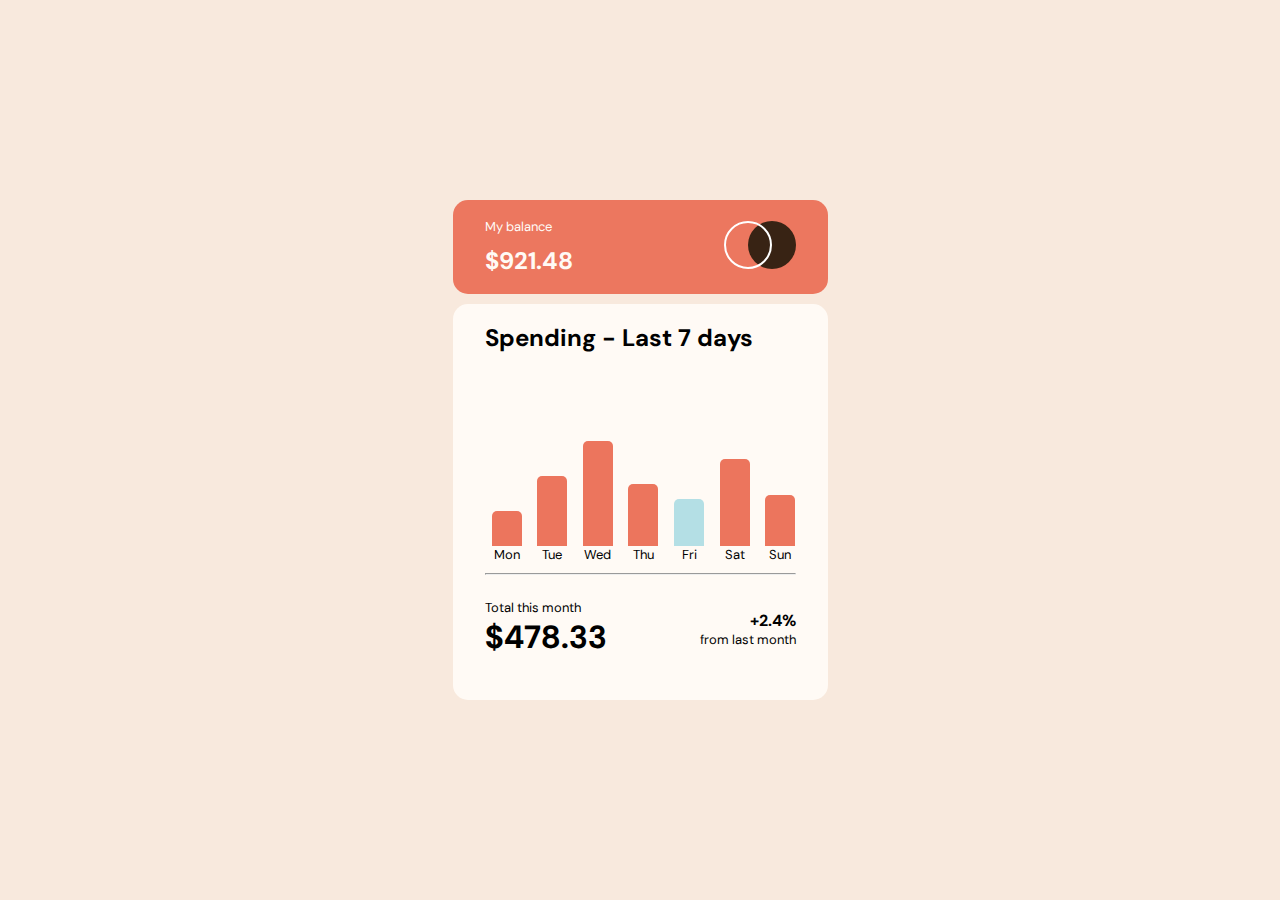
<file: expenses-chart-component-main/index.html>
<!DOCTYPE html>
<html lang="en">
<head>
  <meta charset="UTF-8">
  <meta name="viewport" content="width=device-width, initial-scale=1.0"> <!-- displays site properly based on user's device -->

  <link rel="icon" type="image/png" sizes="32x32" href="./images/favicon-32x32.png">
  
  <title>Expenses chart component</title>

  <link rel="stylesheet" href="style.css">
</head>
<body>

  <section class="container">
    <div class="upper">
      <div class="oneCol">
        <p>My balance</p>
        <h2>$921.48</h2>
      </div>
      <div class="secondCol">
        <svg width="72" height="48" viewBox="0 0 72 48" xmlns="http://www.w3.org/2000/svg">
          <g fill="none" fill-rule="evenodd">
            <circle fill="#382314" cx="48" cy="24" r="24" />
            <circle stroke="#FFF" stroke-width="2" cx="24" cy="24" r="23" />
          </g>
        </svg>
      </div>
    </div>
    <div class="lower">
      <h2>Spending - Last 7 days</h2>
      <div class="graph">
        
      </div><hr>
      <div class="total">
        <div class="oneCol">
          <p>Total this month</p>
          <h1>$478.33</h1>
        </div>
        <div class="secondCol">
          <h4>+2.4%</h4>
          <p>from last month</p>
        </div>
      </div>
    </div>
  </section>
 
  <script src="./app.js"></script>
</body>
</html>
</file>
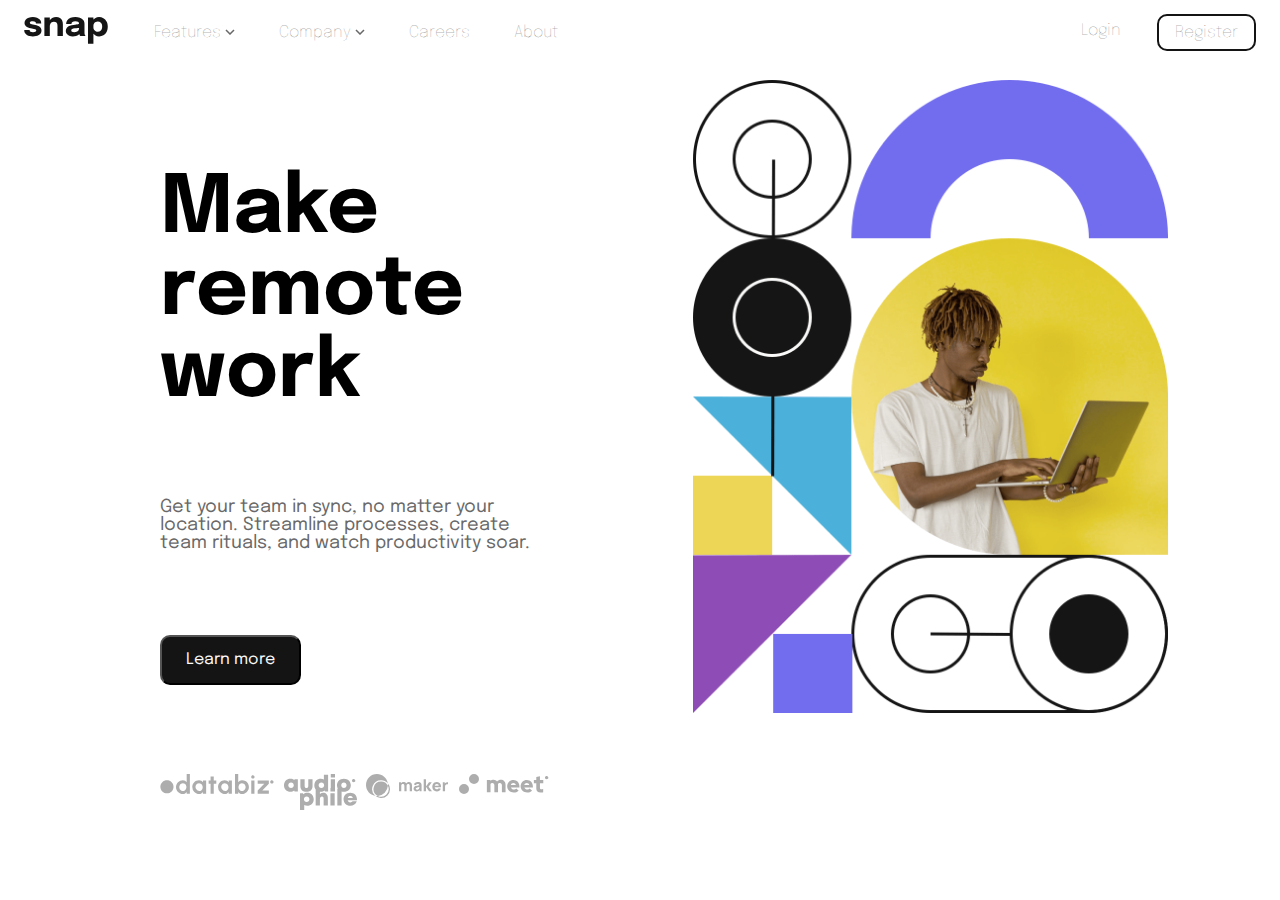
<file: intro-section-with-dropdown-navigation-main/index.html>
<!doctypehtml>
  <html lang=en>
  <meta charset=UTF-8>
  <meta content="width=device-width,initial-scale=1" name=viewport>
  <link href=./images/favicon-32x32.png rel=icon sizes=32x32 type=image/png>
  <title>Intro section with dropdown navigation</title>
  <link href=style.css rel=stylesheet>
  <header>
    <div class=logo><svg height=27 width=84 xmlns=http://www.w3.org/2000/svg>
        <path
          d="M8.852 19.42c-1.108 0-2.175-.128-3.202-.385a9.648 9.648 0 0 1-2.756-1.137c-.811-.502-1.453-1.13-1.925-1.882-.473-.752-.709-1.63-.709-2.633v-.316h5.39v.246c0 .676.3 1.172.901 1.487.601.315 1.415.472 2.441.472a7.08 7.08 0 0 0 1.55-.166c.495-.11.903-.291 1.224-.542.321-.251.482-.569.482-.954 0-.618-.342-1.056-1.024-1.313-.683-.256-1.777-.513-3.282-.77a21.716 21.716 0 0 1-2.59-.595A10.937 10.937 0 0 1 2.938 9.91 5.28 5.28 0 0 1 1.17 8.28C.727 7.622.505 6.82.505 5.875c0-1.26.382-2.322 1.146-3.185.764-.863 1.782-1.517 3.054-1.96C5.977.287 7.377.065 8.905.065c1.458 0 2.818.242 4.078.726 1.26.484 2.28 1.179 3.062 2.083.782.904 1.172 1.992 1.172 3.264v.245H11.88v-.21c0-.467-.149-.846-.446-1.138a2.804 2.804 0 0 0-1.129-.656 4.616 4.616 0 0 0-1.418-.219c-.443 0-.9.05-1.373.149-.473.099-.872.262-1.199.49-.327.227-.49.545-.49.954 0 .396.175.72.525.97.35.252.84.456 1.47.613.63.158 1.36.306 2.188.447.781.128 1.607.306 2.476.533.869.228 1.686.549 2.45.963a5.34 5.34 0 0 1 1.855 1.627c.472.671.709 1.52.709 2.546 0 1.062-.245 1.972-.735 2.73a5.607 5.607 0 0 1-1.987 1.847 10.04 10.04 0 0 1-2.782 1.05c-1.021.227-2.068.341-3.142.341ZM33.48 19V8.92c0-.77-.1-1.473-.298-2.109a2.965 2.965 0 0 0-1.067-1.531c-.513-.385-1.254-.577-2.223-.577-.84 0-1.566.192-2.178.577a3.754 3.754 0 0 0-1.41 1.61c-.326.688-.49 1.482-.49 2.38L24.31 8.185c0-1.61.35-3.022 1.05-4.235a7.627 7.627 0 0 1 2.844-2.853C29.398.41 30.726.066 32.183.066c1.53 0 2.786.306 3.772.919.986.612 1.721 1.464 2.205 2.555.484 1.09.726 2.365.726 3.824V19H33.48Zm-13.09 0V.415h5.425V19h-5.425Zm28.389.385c-1.354 0-2.558-.216-3.614-.648-1.056-.431-1.881-1.055-2.476-1.872-.595-.817-.893-1.808-.893-2.975 0-1.318.362-2.392 1.085-3.22.724-.828 1.683-1.461 2.879-1.899a15.898 15.898 0 0 1 3.894-.866c2.041-.198 3.45-.38 4.226-.542.776-.164 1.164-.45 1.164-.858V6.47c0-.688-.33-1.23-.989-1.627-.66-.397-1.578-.595-2.756-.595-1.249 0-2.202.224-2.861.673-.66.45-.99 1.135-.99 2.056H42.11c0-1.493.406-2.753 1.217-3.78.81-1.026 1.91-1.805 3.298-2.336 1.389-.53 2.958-.796 4.708-.796 1.633 0 3.144.248 4.532.744 1.389.496 2.506 1.24 3.352 2.231.845.992 1.268 2.252 1.268 3.78v8.032c0 .479.015.937.044 1.374.03.438.096.837.201 1.199.117.408.263.747.438 1.015.175.268.32.455.437.56h-5.337a3.723 3.723 0 0 1-.376-.508 3.962 3.962 0 0 1-.43-.892 7.195 7.195 0 0 1-.305-1.234 9.674 9.674 0 0 1-.097-1.461l1.12.77c-.326.77-.854 1.432-1.583 1.986-.73.554-1.593.98-2.59 1.278-.998.297-2.074.446-3.23.446Zm1.452-4.06a6.14 6.14 0 0 0 2.389-.464A4.104 4.104 0 0 0 54.43 13.4c.467-.665.7-1.534.7-2.608V8.92l1.348 1.313c-.77.28-1.66.51-2.669.69-1.01.182-2.015.324-3.019.43-1.19.116-2.08.317-2.668.603-.59.286-.884.767-.884 1.444 0 .642.25 1.123.752 1.444.502.32 1.249.481 2.24.481Zm13.742 11.323V.415h5.442v26.233h-5.442Zm11.182-7.228a7.325 7.325 0 0 1-4.042-1.181c-1.225-.788-2.205-1.85-2.94-3.185-.735-1.336-1.103-2.838-1.103-4.507v-.28l2.345-.052v.21c0 .863.21 1.619.63 2.266.42.648.963 1.146 1.628 1.496.665.35 1.359.526 2.082.526 1.19 0 2.226-.412 3.106-1.234.881-.823 1.322-2.109 1.322-3.859s-.438-3.025-1.313-3.824c-.875-.799-1.913-1.199-3.115-1.199-.723 0-1.417.173-2.082.517a4.308 4.308 0 0 0-1.628 1.461c-.42.63-.63 1.383-.63 2.257l-2.345-.14c0-1.68.368-3.164 1.103-4.453.735-1.29 1.715-2.307 2.94-3.054a7.619 7.619 0 0 1 4.042-1.12c1.505 0 2.911.37 4.218 1.111 1.306.741 2.365 1.823 3.176 3.247.81 1.423 1.216 3.155 1.216 5.197 0 2.135-.396 3.932-1.19 5.39-.793 1.458-1.843 2.558-3.15 3.299a8.51 8.51 0 0 1-4.27 1.111Z"
          fill=#151515 />
      </svg></div>
    <nav>
      <ul class=navkeys>
        <li class=feature>Features<svg height=6 width=10 xmlns=http://www.w3.org/2000/svg class=upArrow>
            <path d="m1 1 4 4 4-4" fill=none stroke=#686868 stroke-width=1.5 />
          </svg>
          <ul class=drop-content>
            <li><svg height=16 width=14 xmlns=http://www.w3.org/2000/svg>
                <path
                  d="M14 3v12a1 1 0 0 1-1 1H1a1 1 0 0 1-1-1V3a1 1 0 0 1 1-1h1V1a1 1 0 1 1 2 0v1h2V1a1 1 0 1 1 2 0v1h2V1a1 1 0 0 1 2 0v1h1a1 1 0 0 1 1 1Zm-2 3H2v1h10V6Zm0 3H2v1h10V9Zm0 3H2v1h10v-1Z"
                  fill=#726CEE />
              </svg>To Do List
            <li><svg height=16 width=16 xmlns=http://www.w3.org/2000/svg>
                <path
                  d="M12.667 8.667h-4v4h4v-4ZM11.334 0v1.333H4.667V0h-2v1.333h-1C.75 1.333 0 2.083 0 3v11.333C0 15.25.75 16 1.667 16h12.667C15.25 16 16 15.25 16 14.333V3c0-.917-.75-1.667-1.666-1.667h-1V0h-2Zm3 14.333H1.667V5.5h12.667v8.833Z"
                  fill=#4BB1DA />
              </svg>Calender
            <li><svg height=17 width=13 xmlns=http://www.w3.org/2000/svg>
                <path
                  d="M6.408 13.916c-3.313 0-6-1.343-6-3 0-.612.371-1.18 1-1.654V7.916a5 5 0 0 1 3.041-4.6 2 2 0 0 1 3.507-1.664 2 2 0 0 1 .411 1.664 5.002 5.002 0 0 1 3.041 4.6v1.346c.629.474 1 1.042 1 1.654 0 1.657-2.687 3-6 3Zm0 1c.694 0 1.352-.066 1.984-.16.004.054.016.105.016.16a2 2 0 0 1-4 0c0-.055.012-.106.016-.16.633.094 1.29.16 1.984.16Z"
                  fill=#EDD556 />
              </svg>Reminder
            <li><svg height=16 width=16 xmlns=http://www.w3.org/2000/svg>
                <path
                  d="M8 0a8 8 0 1 1 0 16A8 8 0 0 1 8 0Zm0 2.133a5.867 5.867 0 1 0 0 11.734A5.867 5.867 0 0 0 8 2.133ZM8 3.2a4.8 4.8 0 1 1 0 9.6 4.8 4.8 0 0 1 0-9.6Zm-.533 2.667a.533.533 0 0 0-.534.533v2.133c0 .295.24.534.534.534h3.2a.533.533 0 0 0 0-1.067H8V6.4a.533.533 0 0 0-.533-.533Z"
                  fill=#8E4CB6 />
              </svg>Planning
          </ul>
        <li class=feature>Company<svg height=6 width=10 xmlns=http://www.w3.org/2000/svg class=upArrow>
            <path d="m1 1 4 4 4-4" fill=none stroke=#686868 stroke-width=1.5 />
          </svg>
          <ul class=drop-content>
            <li>History
            <li>Our Team
            <li>Blog
          </ul>
        <li>Careers
        <li>About
      </ul>
      <div class=btn><span class=login-btn>Login</span> <span class=register-btn>Register</span></div>
    </nav>
    <div class=menu><svg height=18 width=32 xmlns=http://www.w3.org/2000/svg>
        <g fill=#151515 fill-rule=evenodd>
          <path d="M0 0h32v2H0zM0 8h32v2H0zM0 16h32v2H0z" />
        </g>
      </svg></div>
  </header>
  <main>
    <div class=container>
      <div class=content>
        <h1>Make remote work</h1>
        <p>Get your team in sync, no matter your location. Streamline processes, create team rituals, and watch
          productivity soar.</p><button class=more>Learn more</button>
      </div>
      <div class=brands><svg height=20 width=114 xmlns=http://www.w3.org/2000/svg>
          <path
            d="M22.887 20c.838 0 1.576-.183 2.213-.55a4.977 4.977 0 0 0 1.584-1.429v1.638h3.195V0h-3.195v8.191A4.848 4.848 0 0 0 25.1 6.756c-.637-.362-1.375-.544-2.213-.544-.951 0-1.842.18-2.67.538-.83.358-1.561.854-2.194 1.487a6.996 6.996 0 0 0-1.486 2.196A6.68 6.68 0 0 0 16 13.106c0 .953.179 1.844.537 2.674.358.83.853 1.562 1.486 2.195a6.989 6.989 0 0 0 2.193 1.488c.83.358 1.72.537 2.671.537Zm.04-3.08a3.42 3.42 0 0 1-1.827-.511 3.826 3.826 0 0 1-1.827-3.303c0-.708.166-1.35.498-1.926a3.9 3.9 0 0 1 1.322-1.383 3.379 3.379 0 0 1 1.834-.518c.672 0 1.272.17 1.8.511.528.341.94.802 1.237 1.383.297.581.445 1.225.445 1.933 0 .7-.148 1.34-.445 1.92a3.53 3.53 0 0 1-1.23 1.383c-.524.34-1.127.511-1.807.511ZM39.294 20c.794 0 1.486-.181 2.075-.544a4.375 4.375 0 0 0 1.434-1.422l.13 1.625h3.209V6.553h-3.195l.144 1.678a5.992 5.992 0 0 0-1.748-1.468c-.685-.385-1.464-.577-2.337-.577-.934 0-1.807.175-2.619.524a6.818 6.818 0 0 0-2.147 1.455c-.62.62-1.1 1.341-1.44 2.163a6.81 6.81 0 0 0-.511 2.634 6.935 6.935 0 0 0 2.042 4.967 7.16 7.16 0 0 0 2.24 1.52c.846.368 1.754.551 2.723.551Zm.091-3.08a3.51 3.51 0 0 1-1.813-.498 4.227 4.227 0 0 1-1.395-1.33 4.049 4.049 0 0 1-.654-1.842c-.061-.734.057-1.4.353-1.998a3.592 3.592 0 0 1 1.264-1.435 3.3 3.3 0 0 1 1.853-.538 3.32 3.32 0 0 1 1.794.498c.532.332.968.776 1.309 1.33.34.555.541 1.173.602 1.855.053.725-.054 1.387-.32 1.986a3.384 3.384 0 0 1-1.172 1.435c-.516.358-1.122.537-1.82.537Zm14.378 2.74V9.75h2.54V6.553h-2.54V2.438h-3.195v4.115H48.63v3.198h1.938v9.908h3.195Zm11.273.34c.795 0 1.486-.181 2.076-.544a4.375 4.375 0 0 0 1.433-1.422l.131 1.625h3.208V6.553H68.69l.145 1.678a5.992 5.992 0 0 0-1.749-1.468c-.685-.385-1.464-.577-2.337-.577-.934 0-1.807.175-2.619.524a6.818 6.818 0 0 0-2.147 1.455c-.62.62-1.1 1.341-1.44 2.163a6.81 6.81 0 0 0-.51 2.634 6.935 6.935 0 0 0 2.042 4.967 7.16 7.16 0 0 0 2.239 1.52c.847.368 1.754.551 2.723.551Zm.092-3.08a3.51 3.51 0 0 1-1.814-.498 4.227 4.227 0 0 1-1.394-1.33 4.049 4.049 0 0 1-.655-1.842c-.06-.734.057-1.4.354-1.998a3.592 3.592 0 0 1 1.263-1.435 3.3 3.3 0 0 1 1.853-.538 3.32 3.32 0 0 1 1.794.498c.532.332.969.776 1.31 1.33.34.555.54 1.173.602 1.855.052.725-.055 1.387-.321 1.986a3.384 3.384 0 0 1-1.172 1.435c-.515.358-1.122.537-1.82.537ZM81.993 20c.96 0 1.857-.18 2.69-.537a6.968 6.968 0 0 0 3.687-3.696 6.774 6.774 0 0 0 .536-2.687c0-1.267-.31-2.423-.93-3.467a7.027 7.027 0 0 0-2.5-2.496c-1.048-.62-2.209-.93-3.483-.93-.82 0-1.547.185-2.18.556a5.15 5.15 0 0 0-1.591 1.448V0h-3.195v19.66h3.195v-1.665a5.15 5.15 0 0 0 1.59 1.448c.634.371 1.36.557 2.18.557Zm-.04-3.093c-.663 0-1.256-.17-1.78-.511a3.53 3.53 0 0 1-1.231-1.383 4.187 4.187 0 0 1-.445-1.933c0-.69.148-1.326.445-1.907a3.58 3.58 0 0 1 1.23-1.39 3.164 3.164 0 0 1 1.782-.517c.672 0 1.287.17 1.846.511.558.341 1.004.802 1.335 1.383.332.58.498 1.221.498 1.92 0 .708-.166 1.35-.498 1.927a3.88 3.88 0 0 1-1.329 1.382 3.435 3.435 0 0 1-1.852.518ZM92.874 4.6c.463 0 .854-.155 1.173-.465.318-.31.478-.701.478-1.173 0-.463-.16-.852-.478-1.166a1.604 1.604 0 0 0-1.172-.472c-.463 0-.856.157-1.179.472a1.563 1.563 0 0 0-.484 1.166c0 .472.161.863.484 1.173.323.31.716.465 1.179.465Zm19 5c.463 0 .854-.155 1.173-.465.318-.31.478-.701.478-1.173 0-.463-.16-.852-.478-1.166a1.604 1.604 0 0 0-1.172-.472c-.463 0-.856.157-1.179.472a1.563 1.563 0 0 0-.484 1.166c0 .472.161.863.484 1.173.323.31.716.465 1.179.465ZM6.979 19.324c1.835 0 3.385-.616 4.65-1.846 1.264-1.23 1.896-2.782 1.896-4.654 0-1.838-.632-3.38-1.897-4.628-1.264-1.248-2.814-1.872-4.65-1.872-1.835 0-3.393.624-4.675 1.872C1.021 9.444.38 10.986.38 12.824c0 1.872.64 3.423 1.922 4.654 1.282 1.23 2.84 1.846 4.676 1.846Zm87.48.335V6.553h-3.195V19.66h3.195Zm14.399 0v-3.198h-6.573l6.573-6.71V6.553H97.675v3.198h6.586l-6.586 6.71v3.198h11.182Z"
            fill=#ADADAD />
        </svg> <svg height=36 width=73 xmlns=http://www.w3.org/2000/svg>
          <path
            d="M6.476 17.85c1.434 0 2.715-.47 3.726-1.287l.364.87h3.289V5.126h-3.17l-.436.952C9.23 5.238 7.93 4.754 6.476 4.754 2.699 4.754 0 7.467 0 11.28c0 3.825 2.7 6.571 6.476 6.571Zm.568-3.754c-1.593 0-2.764-1.2-2.764-2.807 0-1.598 1.161-2.797 2.764-2.797 1.594 0 2.765 1.2 2.765 2.797 0 1.607-1.171 2.807-2.765 2.807Zm15.422 3.754c3.648 0 6.078-2.243 6.078-5.687V5.138H24.29v6.84c0 1.286-.687 2.064-1.824 2.064-1.136 0-1.837-.765-1.837-2.064v-6.84h-4.254v7.025c0 3.444 2.443 5.687 6.091 5.687Zm14.361.013c1.439 0 2.72-.488 3.725-1.33l.401.914h3.148V.694h-4.205v4.895a5.78 5.78 0 0 0-3.069-.854c-3.79 0-6.489 2.732-6.489 6.557 0 3.826 2.7 6.571 6.49 6.571Zm.57-3.754c-1.594 0-2.765-1.21-2.765-2.816 0-1.608 1.17-2.817 2.764-2.817 1.594 0 2.765 1.21 2.765 2.817 0 1.607-1.171 2.816-2.765 2.816ZM50.99 3.598V0H46.8v3.598h4.19Zm.032 13.848V5.138H46.77v12.308h4.254Zm8.88.404c4.014 0 6.925-2.755 6.925-6.558 0-3.815-2.911-6.557-6.924-6.557-4.027 0-6.925 2.742-6.925 6.557 0 3.803 2.898 6.558 6.925 6.558Zm9.76-9.573c.463 0 .853-.156 1.172-.466.318-.31.478-.7.478-1.173 0-.463-.16-.852-.478-1.166A1.604 1.604 0 0 0 69.663 5c-.463 0-.856.157-1.179.472A1.563 1.563 0 0 0 68 6.638c0 .472.161.863.484 1.173.323.31.716.466 1.179.466Zm-9.76 5.765c-1.55 0-2.663-1.122-2.663-2.75 0-1.627 1.113-2.748 2.664-2.748 1.55 0 2.663 1.131 2.663 2.749 0 1.627-1.112 2.749-2.663 2.749Zm-39.676 21.86v-4.846a5.789 5.789 0 0 0 3.01.817c3.777 0 6.476-2.735 6.476-6.57 0-3.835-2.7-6.558-6.475-6.558-1.468 0-2.775.506-3.79 1.381l-.533-.977h-2.893v16.753h4.205Zm2.442-7.783c-1.594 0-2.765-1.2-2.765-2.816 0-1.617 1.171-2.817 2.765-2.817 1.593 0 2.764 1.2 2.764 2.817 0 1.617-1.18 2.816-2.764 2.816Zm13.25 3.338v-6.573c0-1.58.802-2.49 2.09-2.49 1.11 0 1.61.724 1.61 2.144v6.919h4.253v-7.412c0-3.19-1.822-5.26-4.657-5.26a5.28 5.28 0 0 0-3.297 1.174v-5.255h-4.253v16.753h4.253Zm14.718-13.849V14.01h-4.189v3.598h4.189Zm.033 13.849V19.148h-4.254v12.309h4.254Zm6.929 0V14.704h-4.254v16.753H57.6Zm8.664.404c3.099 0 5.597-1.755 6.466-4.564h-4.233c-.409.72-1.24 1.154-2.233 1.154-1.343 0-2.243-.73-2.52-2.142h9.17c.055-.38.087-.752.087-1.122 0-3.611-2.756-6.442-6.737-6.442-3.876 0-6.708 2.775-6.708 6.548 0 3.76 2.855 6.568 6.708 6.568Zm2.547-7.9h-4.993c.344-1.222 1.206-1.894 2.446-1.894 1.284 0 2.173.664 2.547 1.894Z"
            fill=#ADADAD />
        </svg> <svg height=24 width=83 xmlns=http://www.w3.org/2000/svg>
          <path
            d="M35.276 17.143V11.76c0-.51.141-.925.424-1.246.282-.321.656-.482 1.123-.482.488 0 .87.164 1.148.49.277.326.415.783.415 1.37v5.25h2.238V11.76c0-.34.065-.64.194-.9.129-.261.308-.464.539-.61.23-.145.502-.218.814-.218.489 0 .871.164 1.148.49.277.326.416.783.416 1.37v5.25h2.238V11.3c0-.971-.26-1.757-.778-2.358-.518-.6-1.285-.9-2.3-.9-.592 0-1.131.13-1.616.39-.486.26-.873.624-1.16 1.09l.062-.096-.037-.07a2.632 2.632 0 0 0-.687-.768l-.145-.103c-.447-.296-1.02-.444-1.716-.444-.609 0-1.159.134-1.65.403-.327.18-.61.401-.848.666l-.102.12v-.975h-1.975v8.887h2.255Zm15.305.247c.768 0 1.403-.133 1.905-.4.39-.206.76-.514 1.109-.921l.014-.018v1.092h1.958v-5.431c0-.406-.016-.773-.049-1.103a2.653 2.653 0 0 0-.313-.987 2.61 2.61 0 0 0-1.382-1.25c-.609-.242-1.306-.363-2.09-.363-1.07 0-1.915.23-2.534.691a3.434 3.434 0 0 0-1.268 1.794l2.025.642c.142-.406.392-.688.748-.848.357-.159.7-.238 1.029-.238.592 0 1.015.123 1.267.37.177.173.292.414.345.724l.015.116-.357.053-.366.055-.353.052c-.576.085-1.091.174-1.547.267-.455.094-.847.2-1.176.321-.478.176-.858.394-1.14.654-.283.261-.487.561-.613.901a3.22 3.22 0 0 0-.19 1.128c0 .493.114.945.342 1.353.228.409.562.735 1.004.98.442.244.98.366 1.617.366Zm.477-1.761c-.258 0-.48-.039-.666-.115a.953.953 0 0 1-.432-.334.89.89 0 0 1-.153-.522c0-.148.032-.283.095-.403.063-.121.162-.232.296-.334.135-.101.312-.196.531-.284.192-.07.414-.137.667-.197.252-.06.584-.128.995-.202.257-.046.564-.1.92-.16l.03-.004v.007a15.73 15.73 0 0 1-.014.333l-.01.186c-.02.321-.086.603-.202.844-.06.126-.174.282-.341.469a2.32 2.32 0 0 1-.675.498c-.282.145-.63.218-1.04.218Zm8.92 1.514v-4.279l3.077 4.279h2.913l-3.423-4.444 3.21-4.443H62.99l-3.012 4.279V5.294h-2.271l-.017 11.849h2.288Zm14.968-3.818c.093-1.075-.017-2.01-.33-2.806-.312-.796-.795-1.413-1.448-1.852-.652-.438-1.445-.658-2.378-.658-.877 0-1.654.199-2.328.597a4.192 4.192 0 0 0-1.589 1.674c-.384.719-.576 1.564-.576 2.535 0 .888.197 1.677.589 2.365a4.244 4.244 0 0 0 1.63 1.621c.693.393 1.495.589 2.406.589.856 0 1.644-.225 2.366-.675a3.937 3.937 0 0 0 1.584-1.893l-2.239-.641c-.164.362-.403.639-.715.83-.313.193-.689.289-1.128.289-.696 0-1.224-.227-1.584-.68-.248-.313-.411-.716-.488-1.21l-.012-.085h6.24Zm-2.265-1.662h-3.915l.016-.076c.077-.323.191-.6.345-.83l.08-.11c.359-.464.92-.696 1.682-.696.653 0 1.123.199 1.411.597.177.244.3.585.368 1.022l.013.093Zm6.37 5.48V12.6c0-.34.047-.646.14-.918a2.02 2.02 0 0 1 .412-.707c.181-.2.403-.361.667-.482.263-.126.558-.201.884-.226.327-.025.613.001.86.078v-2.09a4.173 4.173 0 0 0-.806-.02c-.27.019-.53.065-.782.14a2.869 2.869 0 0 0-.7.308c-.28.164-.515.373-.707.625a3.2 3.2 0 0 0-.212.316l-.035.063V8.256h-1.975v8.887h2.255ZM10.972 0c5.466 0 9.999 3.997 10.834 9.228A8.914 8.914 0 0 1 9.228 21.805C3.998 20.97 0 16.438 0 10.971 0 4.912 4.912 0 10.97 0Zm4.099 6.171a8.914 8.914 0 0 0-5.842 15.634 11.095 11.095 0 0 0 2.639.102 7.543 7.543 0 0 1 3.226-14.364 7.55 7.55 0 0 1 6.813 4.322 10.972 10.972 0 0 1-10.04 10.042 7.543 7.543 0 0 0 10.04-10.042 11.052 11.052 0 0 0-.1-2.637 8.892 8.892 0 0 0-6.736-3.057Z"
            fill=#ADADAD />
        </svg> <svg height=20 width=90 xmlns=http://www.w3.org/2000/svg>
          <path
            d="M5 10a5 5 0 1 1 0 10 5 5 0 0 1 0-10ZM15 0a5 5 0 1 1 0 10 5 5 0 0 1 0-10Zm16.515 18.34V9.964c.226-.293.5-.513.824-.66.324-.146.689-.22 1.095-.22.587 0 1.058.205 1.412.614.353.408.53.945.53 1.608v7.034h3.658v-7.543a7.069 7.069 0 0 0-.045-.787c.241-.293.527-.52.858-.683.331-.162.7-.242 1.107-.242.587 0 1.057.204 1.411.613.354.408.53.945.53 1.608v7.034h3.659v-7.543c0-1.435-.433-2.615-1.299-3.54-.865-.926-1.976-1.389-3.33-1.389-.783 0-1.506.147-2.168.44a4.968 4.968 0 0 0-1.716 1.25 4.316 4.316 0 0 0-1.524-1.239 4.504 4.504 0 0 0-2.021-.45c-.557 0-1.088.084-1.592.254-.505.17-.967.424-1.389.763V6.1h-3.658v12.24h3.658Zm23.168.231c.993 0 1.885-.146 2.675-.44.79-.292 1.562-.763 2.315-1.41l-2.416-2.199c-.286.293-.632.52-1.039.683a3.63 3.63 0 0 1-1.355.243c-.692 0-1.294-.182-1.806-.544a3.22 3.22 0 0 1-1.13-1.4h8.514v-.926a7.74 7.74 0 0 0-.452-2.672c-.301-.825-.719-1.531-1.253-2.117A5.875 5.875 0 0 0 56.828 6.4a5.71 5.71 0 0 0-2.416-.509c-.873 0-1.69.162-2.45.486a6.032 6.032 0 0 0-1.976 1.342 6.357 6.357 0 0 0-1.321 2.025 6.418 6.418 0 0 0-.486 2.487c0 .88.17 1.709.508 2.488a6.378 6.378 0 0 0 1.378 2.024 6.268 6.268 0 0 0 2.066 1.343 6.717 6.717 0 0 0 2.552.485Zm2.167-7.682h-4.99c.18-.617.49-1.095.926-1.434.436-.34.956-.51 1.558-.51.587 0 1.103.178 1.547.533.444.355.764.825.96 1.411Zm11.268 7.682c.994 0 1.885-.146 2.676-.44.79-.292 1.562-.763 2.314-1.41l-2.416-2.199c-.286.293-.632.52-1.039.683a3.63 3.63 0 0 1-1.354.243c-.693 0-1.295-.182-1.807-.544a3.22 3.22 0 0 1-1.129-1.4h8.513v-.926a7.74 7.74 0 0 0-.452-2.672c-.3-.825-.718-1.531-1.253-2.117A5.875 5.875 0 0 0 70.263 6.4a5.71 5.71 0 0 0-2.416-.509c-.873 0-1.69.162-2.45.486a6.032 6.032 0 0 0-1.976 1.342 6.357 6.357 0 0 0-1.32 2.025 6.418 6.418 0 0 0-.486 2.487c0 .88.17 1.709.508 2.488a6.378 6.378 0 0 0 1.377 2.024 6.268 6.268 0 0 0 2.066 1.343 6.717 6.717 0 0 0 2.552.485Zm2.168-7.682h-4.99c.18-.617.489-1.095.925-1.434.437-.34.956-.51 1.558-.51.587 0 1.103.178 1.547.533.444.355.764.825.96 1.411Zm11.335 7.613c.346 0 .775-.035 1.287-.104a7.37 7.37 0 0 0 1.265-.266V15.1c-.301.092-.58.158-.836.196a5.456 5.456 0 0 1-.813.058c-.587 0-.997-.112-1.23-.335-.234-.224-.35-.606-.35-1.146v-4.65h3.342V6.1h-3.342V2.143l-3.658.81V6.1H74.87v3.123h2.416v5.392c0 1.28.365 2.248 1.095 2.904.73.655 1.81.983 3.24.983Zm6.042-13.225c.462 0 .853-.156 1.172-.466.318-.31.478-.7.478-1.173 0-.463-.16-.852-.478-1.166A1.604 1.604 0 0 0 87.663 2c-.463 0-.856.157-1.179.472A1.563 1.563 0 0 0 86 3.638c0 .472.161.863.484 1.173.323.31.716.466 1.179.466Z"
            fill=#ADADAD fill-rule=evenodd />
        </svg></div>
    </div>
    <div class=picture></div>
  </main>
  <script src=./script.js></script>
</file>
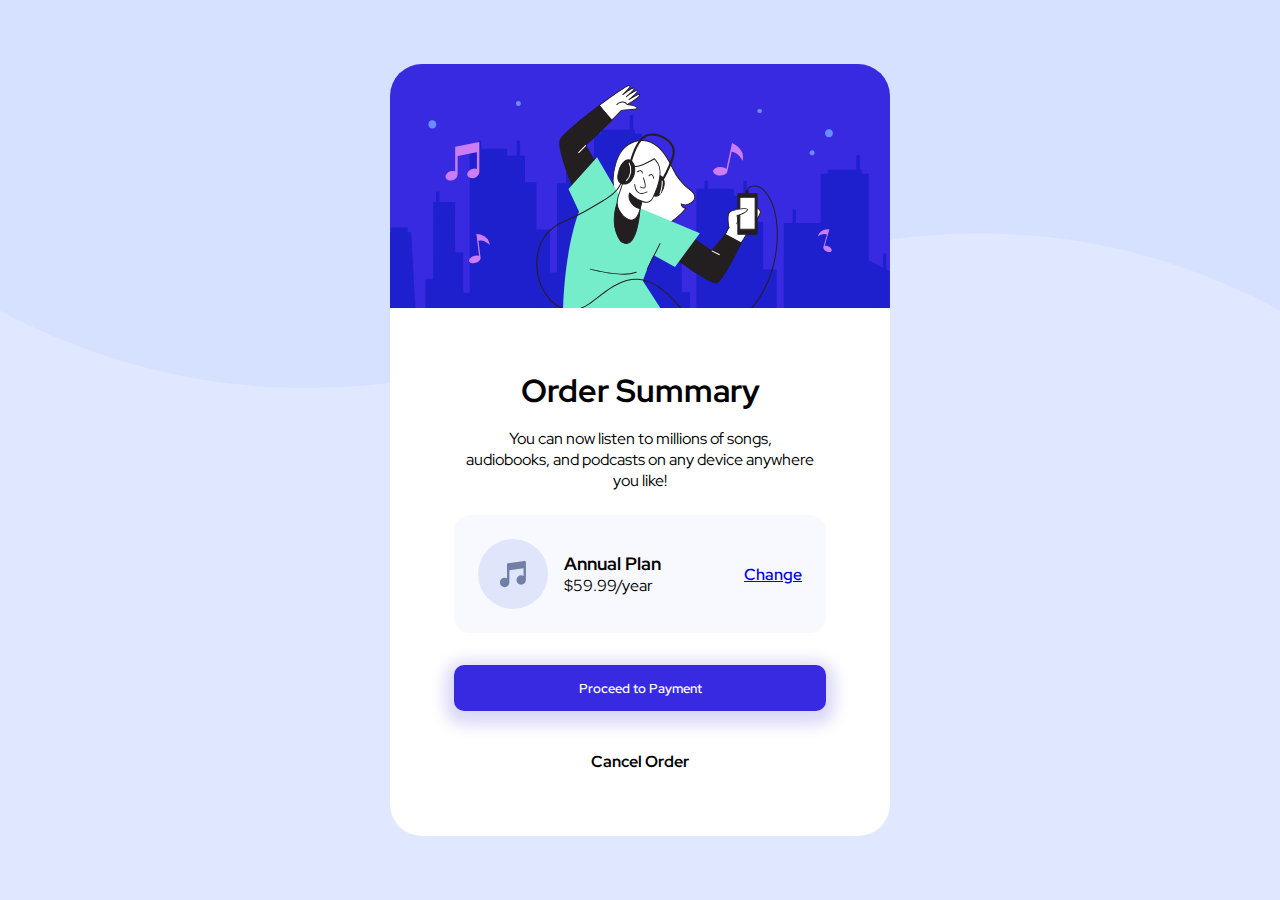
<file: order-summary-component-main/index.html>
<!DOCTYPE html>
<html lang="en">
<head>
  <meta charset="UTF-8">
  <meta name="viewport" content="width=device-width, initial-scale=1.0"> <!-- displays site properly based on user's device -->

  <link rel="icon" type="image/png" sizes="32x32" href="./images/favicon-32x32.png">
  
  <title>Order summary card</title>
  <link rel="stylesheet" href="style.css">
  
</head>
<body>

  <section>
    <img src="./images/illustration-hero.svg" alt="">
    <div class="container">
      <div class="order">
        <h1>Order Summary</h1>
        <p>You can now listen to millions of songs, audiobooks, and podcasts on any
          device anywhere you like!
        </p>
      </div>
      <div class="plan">
        <div class="icon">
          <img src="./images/icon-music.svg" alt="">
          <div>
            <h2>Annual Plan</h2>
            <span>$59.99/year</span>
          </div>
        </div>
        <a href="*">Change</a>
      </div>
      <div class="btns">
        <button>Proceed to Payment</button>
        <span>Cancel Order</span>
      </div>
    </div>
  </section>
  
  
</body>
</html>
</file>
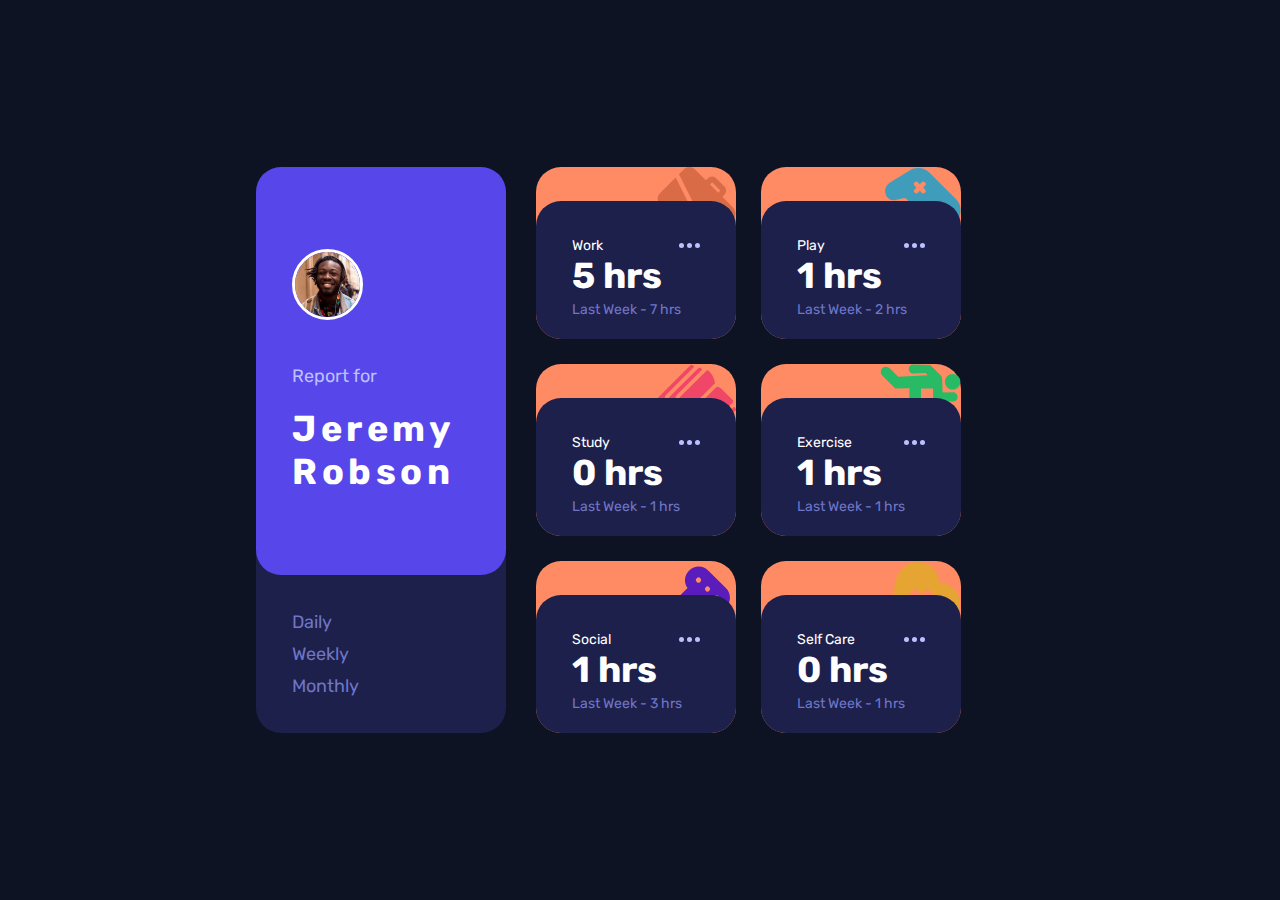
<file: time-tracking-dashboard-main/index.html>
<!DOCTYPE html>
<html lang="en">
<head>
  <meta charset="UTF-8">
  <meta name="viewport" content="width=device-width, initial-scale=1.0"> <!-- displays site properly based on user's device -->

  <link rel="icon" type="image/png" sizes="32x32" href="./images/favicon-32x32.png">
  
  <title>Time tracking dashboard</title>

  <!-- Feel free to remove these styles or customise in your own stylesheet 👍 -->
  <link rel="stylesheet" href="style.css">
</head>
<body>

    <section class="track">
      <div class="user">
        <div class="person">
          <img src="./images/image-jeremy.png" alt="">
          <div class="details">
            <p>Report for</p>
            <h1>Jeremy Robson</h1>
          </div>
        </div>
        <ul class="day">
          <li id="daily">Daily</li>
          <li id="weekly">Weekly</li>
          <li id="monthly">Monthly</li>
        </ul>
      </div>
      <div class="tracking">

      </div>
    </section>

  
  <script src="./app.js"></script>
</body>
</html>
</file>
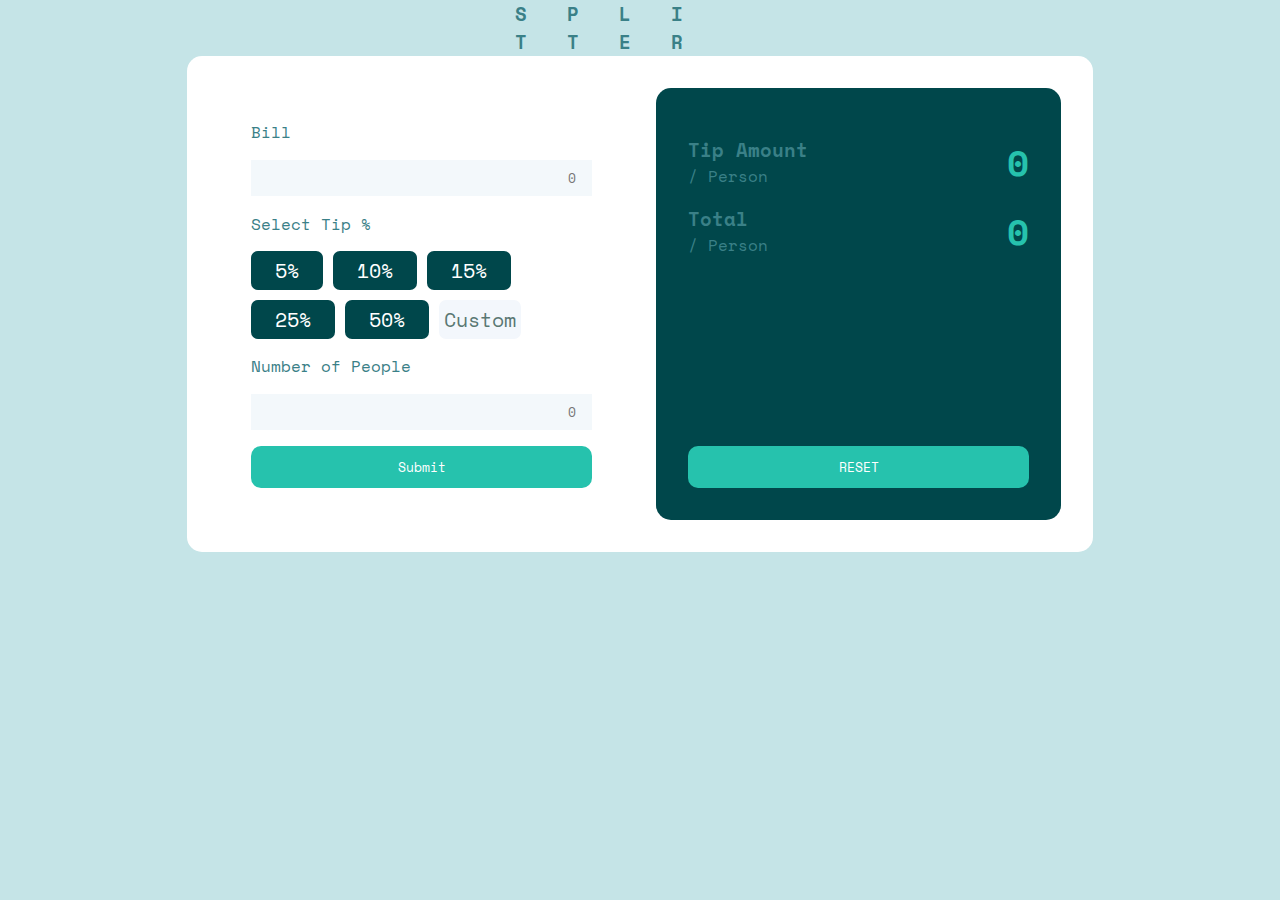
<file: tip-calculator-app-main/index.html>
<!DOCTYPE html>
<html lang="en">
<head>
  <meta charset="UTF-8">
  <meta name="viewport" content="width=device-width, initial-scale=1.0"> <!-- displays site properly based on user's device -->
  
  <title>Tip calculator app</title>
  <link rel="stylesheet" href="style.css">  
</head>
<body>


  <main>
    <h3 class="title">splitter</h3>
    <section>
        <article>
           <div class="inp">
            <label for="bill">Bill</label><br>
            <input type="text" name="bill" id="bill" placeholder="0">
           </div>
           <div class="select_tip">
            <p>Select Tip %</p>
            <div class="btns">
              <button value=5>5%</button>
              <button value=10>10%</button>
              <button value=15>15%</button>
              <button value=25>25%</button>
              <button value=50>50%</button>
              <button value=''>Custom</button>
            </div>
           </div>
           <div class="inp">
            <label for="num">Number of People</label><br>
            <input type="text" name="num" id="num" placeholder="0">
           </div>
           <button type="submit" class="submit">Submit</button>
        </article>
        <article>
          <div class="calculation">
            <div class="tip">
              <div><h3>Tip Amount</h3><span>
                <p>/ Person</p>
              </span></div>
              <h1 class="amount ">
                0
              </h1>
            </div>
            <div class="tip">
              <div>
                <h3>Total</h3><span>
                  <p>/ Person</p>
                </span>
              </div>
              <h1 class="amount ">
                0
              </h1>
            </div>
          </div>
          <button type="reset" id="reset">RESET</button>
        </article>
    </section>
  </main>

  <script src="./script.js"></script>  
</body>
</html>
</file>
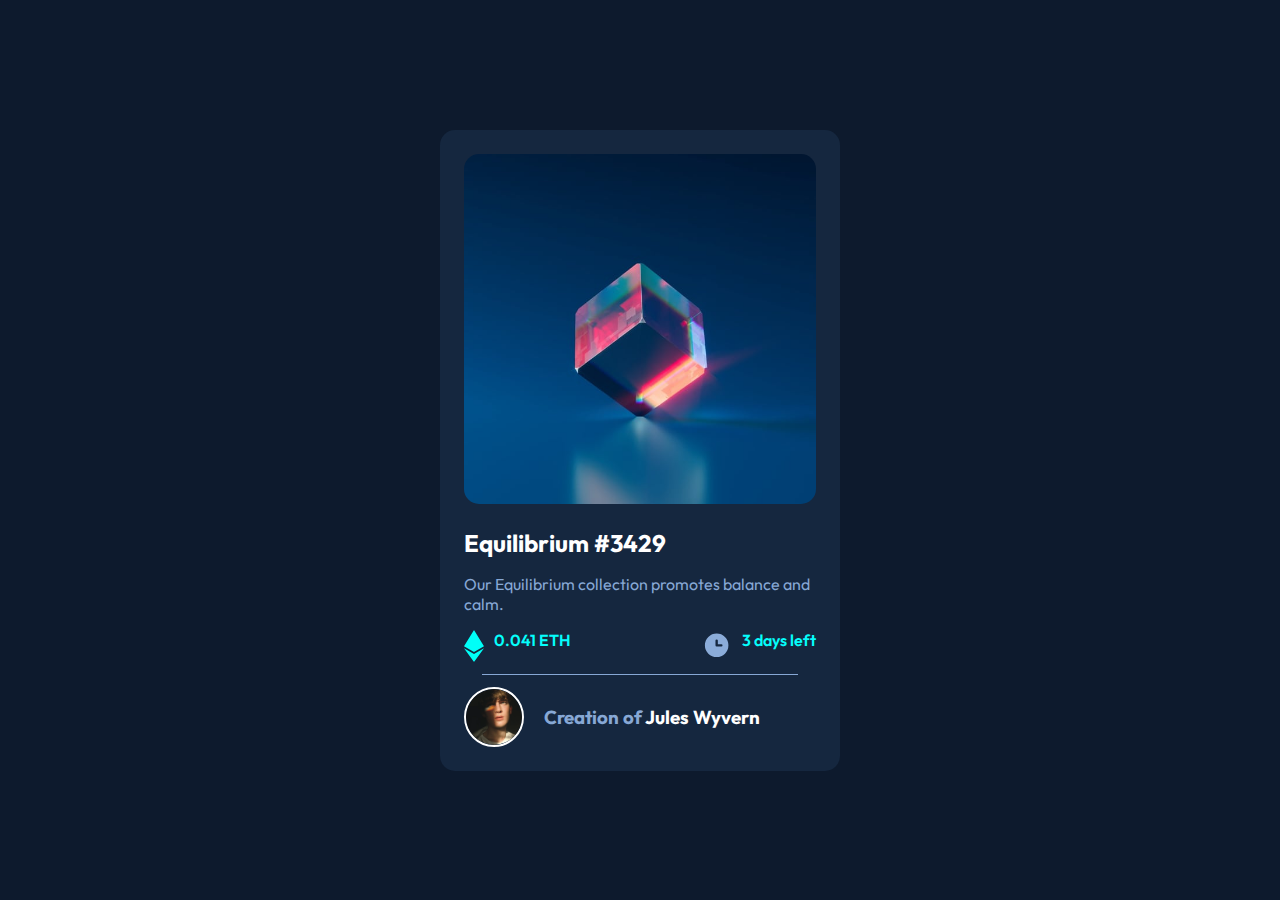
<file: nft-preview-card-component-main/src/index.html>
<!DOCTYPE html>
<html lang="en">
<head>
  <meta charset="UTF-8">
  <meta name="viewport" content="width=device-width, initial-scale=1.0"> <!-- displays site properly based on user's device -->

  <link rel="icon" type="image/png" sizes="32x32" href="./images/favicon-32x32.png">
  
  <title>NFT preview card component</title>
  <link rel="stylesheet" href="style.css">
</head>
<body>

  <main>
    <section>
      <div class="picture">
        <div class="overlay">
          <img src="./images/icon-view.svg" alt="view">
        </div>
      </div>
      <div>
        <h1>Equilibrium #3429</h1>
        <p>Our Equilibrium collection promotes balance and calm.</p>
        <div class="details">
          <span><img src="./images/icon-ethereum.svg" alt=""><p>0.041 ETH</p></span>
          <span><img src="./images/icon-clock.svg" style="width: 30px;" alt=""><p>3 days left</p></span>
        </div>
      </div>
      <div class="line"></div>
      <div class="profile">
        <img src="./images/image-avatar.png" alt="profile">
        <h3>Creation of <span>Jules Wyvern</span></h3>
      </div>
    </section>
  </main>

  <!-- 

   -->

</body>
</html>
</file>
<file: expenses-chart-component-main/style.css>
@import url('https://fonts.googleapis.com/css2?family=DM+Sans:wght@400;700&family=Montserrat:wght@100&family=Poppins:wght@300&display=swap');
*{
     margin: 0;
     padding: 0;
     box-sizing: border-box;
     font-family: 'DM Sans', sans-serif;
}
body{
     background-color: hsl(27, 66%, 92%);
     display: flex;
     justify-content: center;
     align-items: center;
     height: 100vh;
}
.container{
     width: 375px;
     display: flex;
     flex-direction: column;
     gap: 10px;
}
.upper{
     background-color: hsl(10, 79%, 65%);
     border-radius: 15px;
     padding:18px 32px;
     color: hsl(33, 100%, 98%);
     display: flex;
     justify-content: space-between;
     align-items: center;
}
.lower{
     background-color: hsl(33, 100%, 98%);
     border-radius: 15px;
     padding: 18px 32px;
}
p{
     font-size: 13px;
}
.upper .oneCol{
     display: flex;
     flex-direction: column;
     gap: 10px;
}
.graph{
     width: 100%;
     height: 200px;
     display: flex;
     align-items: stretch;
     justify-content: space-between;
     padding-left: 7px;
     margin: 10px 0;
}
.data{
     display: flex;
     flex-direction: column;
     height: 100%;
     justify-content: flex-end;
     align-items: center;
}

.chart{
     width: 30px;
     border-radius: 5px 5px 0 0;
     position: relative;
     display: inline-block;
}
.chart .tooltip{
     visibility: hidden;
     width: 60px;
     background-color: #555;
     color: #fff;
     text-align: center;
     padding: 5px 0;
     border-radius: 6px;
     
     position: absolute;
     z-index: 1;
     bottom: 125%;
     left: 140%;
     margin-left: -60px;
     
     opacity: 0;
     transition: opacity 0.3s;
}
.chart .tooltip::after{
     content: "";
     position: absolute;
     top: 100%;
     left: 50%;
     margin-left: -5px;
     border-width: 5px;
     border-style: solid;
     border-color: #555 transparent transparent transparent;
}


.chart:hover .tooltip{
     cursor: pointer;
     visibility: visible;
     opacity: 1;
}

.data p{
     text-transform: capitalize;
}
.total{
     display: flex;
     justify-content: space-between;
     align-items: center;
     margin: 1.5em 0;
}
.total .secondCol{
     display: flex;
     flex-direction: column;
     align-items: flex-end;
}
.total .oneCol h1{
     font-size: 2em;
}
</file>
<file: order-summary-component-main/style.css>
@import url('https://fonts.googleapis.com/css2?family=Red+Hat+Display:wght@300;800&display=swap');*{
     margin: 0;
     padding: 0;
     box-sizing: border-box;
     font-family: 'Red Hat Display', sans-serif;
}

body{
     width: 100vw;
     height: 100vh;
     background-image: url(./images/pattern-background-desktop.svg);
     background-repeat: no-repeat;
     background-color: #E0E8FF;
     background-size: contain;
     display: flex;
     justify-content: center;
     align-items: center;
}

section{
     padding-bottom: 2rem;
     width: 500px;
     border-radius: 2rem;
     background-color: #Fff;
}
.container{
     padding: 2rem;
}
section img{
     border-radius: 2rem 2rem 0 0 ;
     width: 100%;
}
section .order{
     margin: 1.5em;
     text-align: center;
     display: flex;
     flex-direction: column;
     gap: 1em;
}
.order h1{
     font-weight:bolder;
}
.order p{
     font-size: 16px;
     padding: 0 1.25rem;
}
.plan{
     border-radius: 1rem;
     margin: 0 2rem;
     padding: 1.5rem;
     display: flex;
     justify-content: space-between;
     align-items: center;
     background-color: #F8F9FE;
}
.plan a{
     font-weight: 600;
}
.plan a:hover{
     text-decoration: none;
}
.icon{
     justify-content: flex-start;
     align-items: center;
     display: flex;
     gap: 1em;
}
.icon img{
     width: 70px;
}
.icon h2{
     font-size: 18px;
}

.btns{
     margin: 2rem 2rem 0 2rem;
     display: flex;
     flex-direction: column;
     align-items: center;
     gap: 2.5em;
}
.btns button{
     padding: 14px 16px;
     width: 100%;
     outline: none;
     border: none;
     font-weight: 600;
     color: #fff;
     background-color: #382AE1;
     border-radius: 10px;
     -webkit-box-shadow: 0 5px 14.5px 9px #dbd8f7;
     -moz-box-shadow: 0 5px 14.5px 9px #dbd8f7;
     box-shadow: 0 5px 14.5px 9px #dbd8f7;
}
.btns button:hover{
     cursor: pointer;
     background-color: #766CF1;
}

.btns span{
     font-weight: bold;
}

@media screen and (max-width:375px) {
     body{
          background-image: url(./images/pattern-background-mobile.svg);
          padding: 1rem 2rem;
     }
     .plan{
          padding: .8rem;
          margin: 1rem;
     }
     .icon img{
          width: 40px;
     }
     .icon h2{
          font-size: 18px;
     }
     .container{
          padding: .5rem;
     }
}
</file>
<file: time-tracking-dashboard-main/style.css>
@import url('https://fonts.googleapis.com/css2?family=Montserrat:wght@100&family=Poppins:wght@300&family=Rubik:wght@300&display=swap');
*{
     margin: 0;
     padding: 0;
     box-sizing: border-box;
     font-family: 'Rubik',sans-serif;
}
body{
     background-color:  #0D1323;
     display: flex;
     justify-content: center;
     align-items: center;
     height: 100vh;
     font-size: 18px;
}
.track{
     height: 70%;
     width:65%;
     display: flex;
     /* background-color: red; */
     gap: 30px;
     padding: 32px;
}
.user {
     background-color: #1D204B;
     border-radius: 25px;
     display: flex;
     flex-direction: column;
     width: 250px;
}

.user .day {
     list-style-type: none;
     padding: 36px;
     display: flex;
     flex-direction: column;
     gap: 10px;
}

.user .day li {
     color: hsl(235, 45%, 61%);
}



.user .day li:hover {
     color: #fff;
     cursor: pointer;
}

.person img{
     border: 3px solid #fff;
     border-radius: 50%;
     width: 40%;
}
.person{
     background-color: #5746EA;
     border-radius: 25px;
     padding:  36px;
     display: flex;
     flex-direction: column;
     justify-content: space-evenly;
     flex-grow: 1;
     width: 250px;
}
.person h1{
     font-size: 36px;
     letter-spacing: 0.125em;
     color: #fff;
}
.details{
     display: flex;
     flex-direction: column;
     gap: 20px;
     color: hsl(236, 100%, 87%);
}
.tracking{
     display: flex;
     flex-direction: row;
     height: 100%;
     color: #fff;
     gap: 25px;
     flex-wrap: wrap;
}
.card{
     position: relative;
     width: 200px;
}
.front{
     background-color: #1D204B;
     position: absolute;
     width: 100%;
     height: 80%;
     border-radius: 25px;
     padding: 36px;
     bottom: 0;
     display: flex;
     flex-direction: column;
     justify-content: space-around;
}

.front:hover{
     background-color: #34397B;
}
.card .back{
     border-radius: 25px;
     position: absolute;
     top: 0;
     background-color: #FF8B64;
     height: 100%;
     width: 100%;
     text-align: right;
}
.menu p,
.menu svg{
     font-size: 14px;
}
.menu {
     display: flex;
     align-items: center;
     justify-content: space-between;
}
.front h1{
     font-size: 36px;
}
.front span{
     font-size: 14px;
     color: hsl(235, 45%, 61%);
}

@media screen and (max-width:1183px) {
     .track {
          height: 70%;
     }

     .card {
          width: 185px;
     }

     .user .day {
          padding: 20px 36px;
     }
}
@media screen  and (max-width:768px){
     .track{
          flex-direction: column;
          height: 100%;
          width: 100%;
          /* background-color: red; */
     }
     .tracking{
          /* flex-direction: column; */
          display: flex;
          flex-wrap: wrap;
          gap: 20px;
          align-items: stretch;
          justify-content: center;
     }
     .card{
          width: 80%;
          height: 80%;
     }
     .user{
          margin: auto;
          width: 80%;
          display: flex;
          z-index: 10;
          justify-content: center;
     }
     .person{
          width: 100%;
     }
     .hrs h1{
          font-size: 28px;
     }
     .hrs span{
          font-size: 12px;
     }
     .hrs{
          display: flex;
          align-items: center;
          justify-content: space-between;
          gap: 10px;
     }
}
</file>
<file: tip-calculator-app-main/style.css>
@import url(https://fonts.googleapis.com/css2?family=Poppins:wght@300&family=Space+Mono&display=swap);

*,
::after,
::before {
     margin: 0;
     padding: 0;
     box-sizing: border-box;
     font-family: 'Space Mono', sans-serif;
}

.btns,
body {
     display: flex;
}

body {
     background-color: #c5e4e7;
     color: #3a8087;
     width: 100%;
     justify-content: center;
     align-items: center;
}

main .title {
     letter-spacing: 2.5rem;
     width: 250px;
     word-break: break-all;
     text-transform: uppercase;
     margin: auto;
}

article,
section {
     padding: 2rem;
     border-radius: 15px;
     display: flex;
}

section {
     flex-direction: row;
     gap: 2rem;
     background-color: #fff;
}

article {
     width: 50%;
     flex-direction: column;
     justify-content: center;
}

.btns {
     flex-wrap: wrap;
     gap: 10px;
     margin: 15px auto;
}

.btns button {
     outline: 0;
     border: 0;
     padding: 5px 1.5rem;
     background-color: #00474b;
     color: #fff;
     font-size: 20px;
     border-radius: 7px;
}

input {
     text-align: right;
     outline: 0;
     border: 0;
     padding: .5rem 1rem;
     background-color: #f3f8fb;
     color: #5a7773;
     width: 100%;
     margin: 1rem auto;
}

.btns button:last-child {
     padding: 5px;
     background-color: #f3f7fc;
     color: #5a7773;
}

.btns button:hover {
     background-color: #26c2ad;
}

.btns button:focus {
     background-color: #3a8087;
}

article:nth-last-child(1) {
     background-color: #00474b;
     justify-content: space-between;
}

article:nth-last-child(1) button {
     width: 100%;
     padding: .7rem 2rem;
     border-radius: 10px;
     outline: 0;
     border: 0;
     background-color: #26c2ad;
}

article:nth-last-child(1) h1 {
     color: #26c2ad;
     font-size: 36px;
}

article button {
     color: #fff;
}

.tip {
     display: flex;
     justify-content: space-between;
     margin: 1em 0;
}

.submit {
     width: 100%;
     padding: .7rem 2rem;
     border-radius: 10px;
     outline: 0;
     border: 0;
     background-color: #26c2ad;
}

@media screen and (max-width:375px) {
     main {
          width: 95%;
     }

     main .title {
          letter-spacing: 1rem;
          width: 130px;
     }

     section {
          flex-direction: column;
     }

     article {
          width: 100%;
     }

     .btns {
          gap: 10px;
     }
}
</file>
<file: nft-preview-card-component-main/src/style.css>
@import url('https://fonts.googleapis.com/css2?family=Outfit&family=Poppins:wght@300&display=swap');
*,
::after,
::before{
     margin: 0;
     padding: 0;
     box-sizing: border-box;
     font-family: 'Outfit',sans-serif;
}

body{
     background-color: #0D1A2D;
     color: #87A8D5;
     display: flex;
     justify-content: center;
     align-items: center;
     width: 100%;
     height: 100vh;
}


section{
     width: 400px;
     background-color: #15273F;
     padding: 1.5rem;
     border-radius: 15px;
     margin: 1rem 0;
}

section .picture{
     background-color: #05FEFC;
     border-radius: 15px;
     background-image: url(./images/image-equilibrium.jpg);
     background-position: center;
     background-size: cover;
     display: flex;
     height: 350px;
     position: relative;
}
.picture .overlay img {
     width: 60px;
     margin: auto;
     position: absolute;
     left: 50%;
     top: 50%;
     transform: translate(-50%,-50%);
}
.overlay{
     width: 100%;
     height: 100%;
     background-color: #05fefe41;
     border-radius:15px ;
     display: none;
     position: relative;
}
.picture:hover >.overlay{

     display: block;
     cursor: pointer;
}


section .picture+div {
     margin: 1.5rem 0 .5rem 0;
}
section h1{
     color: #fff;
     font-size: 1.5rem;
     margin-bottom: 1rem;
}
section h1:hover{
     color: #05FEFC;
     cursor: pointer;
}
section p{
     font-size: 1rem;
     margin-bottom: 1rem;
}
section img{
     border-radius: 15px;
     width: 100%;
}

.details img{
     width: 20px;
}
.details,
.details span{
     display: flex;
     align-items: center;
     gap: 10px;
     justify-content: space-between;
}
.details span{
     align-items: flex-start;
     font-weight: 600;
     color: #05FEFC;
}
.line{
     width: 90%;
     height: 1px;
     background-color: #87A8D5;
     margin: auto;
}
.profile{
     display: flex;
     align-items: center;
     margin-top: .75rem;
     gap: 20px;
}
.profile img{
     width: 60px;
     border: 2px solid #fff;
     border-radius: 50%;
}
.profile span{
     color: #fff;
}
.profile span:hover{
     color: #05FEFC;
     cursor: pointer;
}

@media screen and (max-width:375px) {
     section{
          width: 90%;
          padding: 18px;
     }
     section h1{
          font-size: 1.5rem;
     }
     section p{
          font-size: 17px;
     }
     section .picture{
          height:320px;
     }
}
</file>
